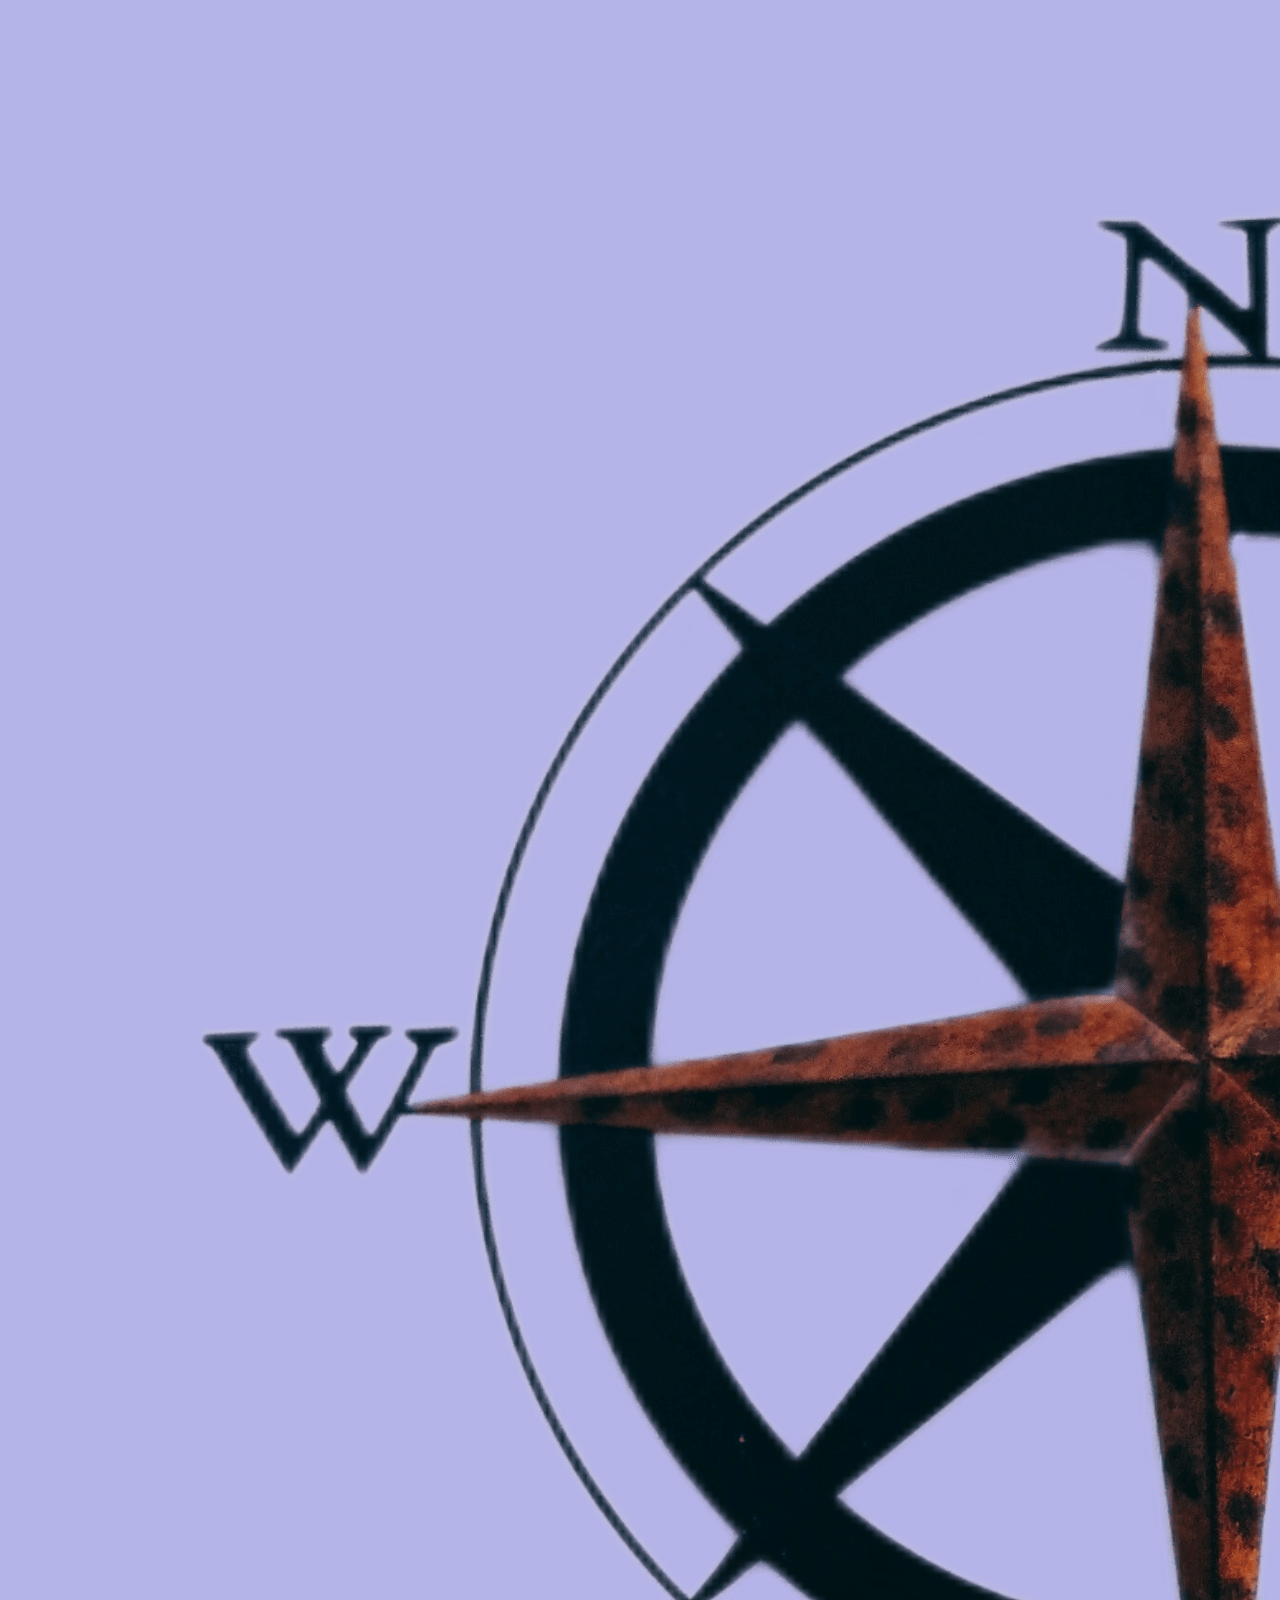
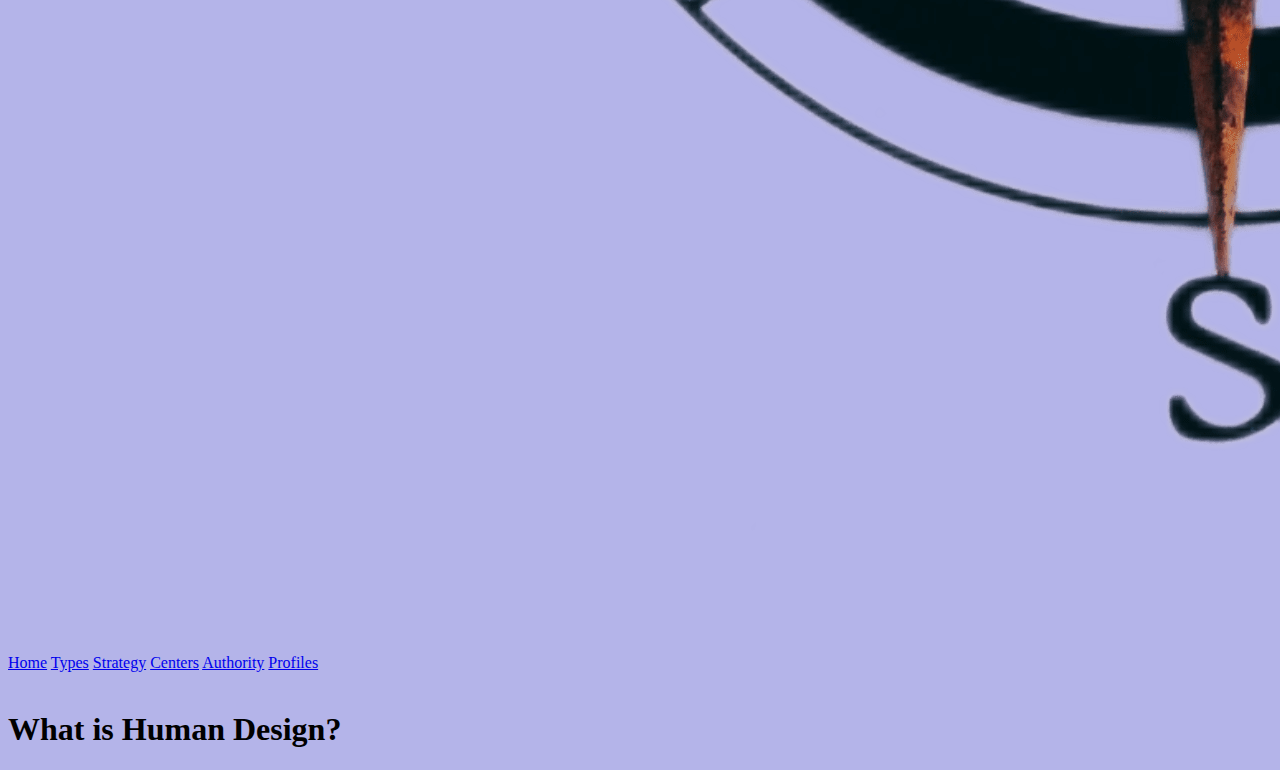
<file: index.html>
<!DOCTYPE html>
<html lang="en">
    <head>
        <meta charset="UTF-8" />
        <meta http-equiv="X-UA-Compatible" content="IE=edge" />
        <meta name="viewport" content="width=device-width, initial-scale=1.0" />
        <title>Shannon's Capstone</title>
        <link
            href="https://cdn.jsdelivr.net/npm/bootstrap@5.3.0-alpha3/dist/css/bootstrap.min.css"
            rel="stylesheet"
            integrity="sha384-KK94CHFLLe+nY2dmCWGMq91rCGa5gtU4mk92HdvYe+M/SXH301p5ILy+dN9+nJOZ"
            crossorigin="anonymous"
        />
        <link
            rel="stylesheet"
            href="https://cdnjs.cloudflare.com/ajax/libs/font-awesome/6.4.0/css/all.min.css"
            integrity="sha512-iecdLmaskl7CVkqkXNQ/ZH/XLlvWZOJyj7Yy7tcenmpD1ypASozpmT/E0iPtmFIB46ZmdtAc9eNBvH0H/ZpiBw=="
            crossorigin="anonymous"
            referrerpolicy="no-referrer"
        />
        <link href="style.css" rel="stylesheet" />
    </head>
    <body>
        <div class="container-fluid">
            <div class="row">
                <div class="col-2">
                    <img
                        class="img-fluid"
                        src="compass-transformed.png"
                        id="compass"
                    />
                </div>
                <!-- end of col-1 -->
                <div
                    class="d-flex col align-items-center justify-content-evenly"
                    id="navbar"
                >
                    <span><a href="index.html">Home</a></span>
                    <span><a href="types.html">Types</a></span>
                    <span><a href="strategy.html">Strategy</a></span>
                    <span><a href="centers.html">Centers</a></span>
                    <span><a href="authority.html">Authority</a></span>
                    <span><a href="profiles.html">Profiles</a></span>
                </div>
                <!-- end of col-9 -->
                <div
                    class="col-2 d-flex align-items-center justify-content-evenly"
                >
                    <i class="fa-brands fa-tiktok"></i
                    ><i class="fa-brands fa-instagram"></i>
                    <!-- <img src="logos-transformed.png" id="logos" /> -->
                </div>
                <!-- end of col-2 -->
            </div>
            <div>
                <h1>What is Human Design?</h1>
            </div>
        </div>
    </body>
</html>
</file>
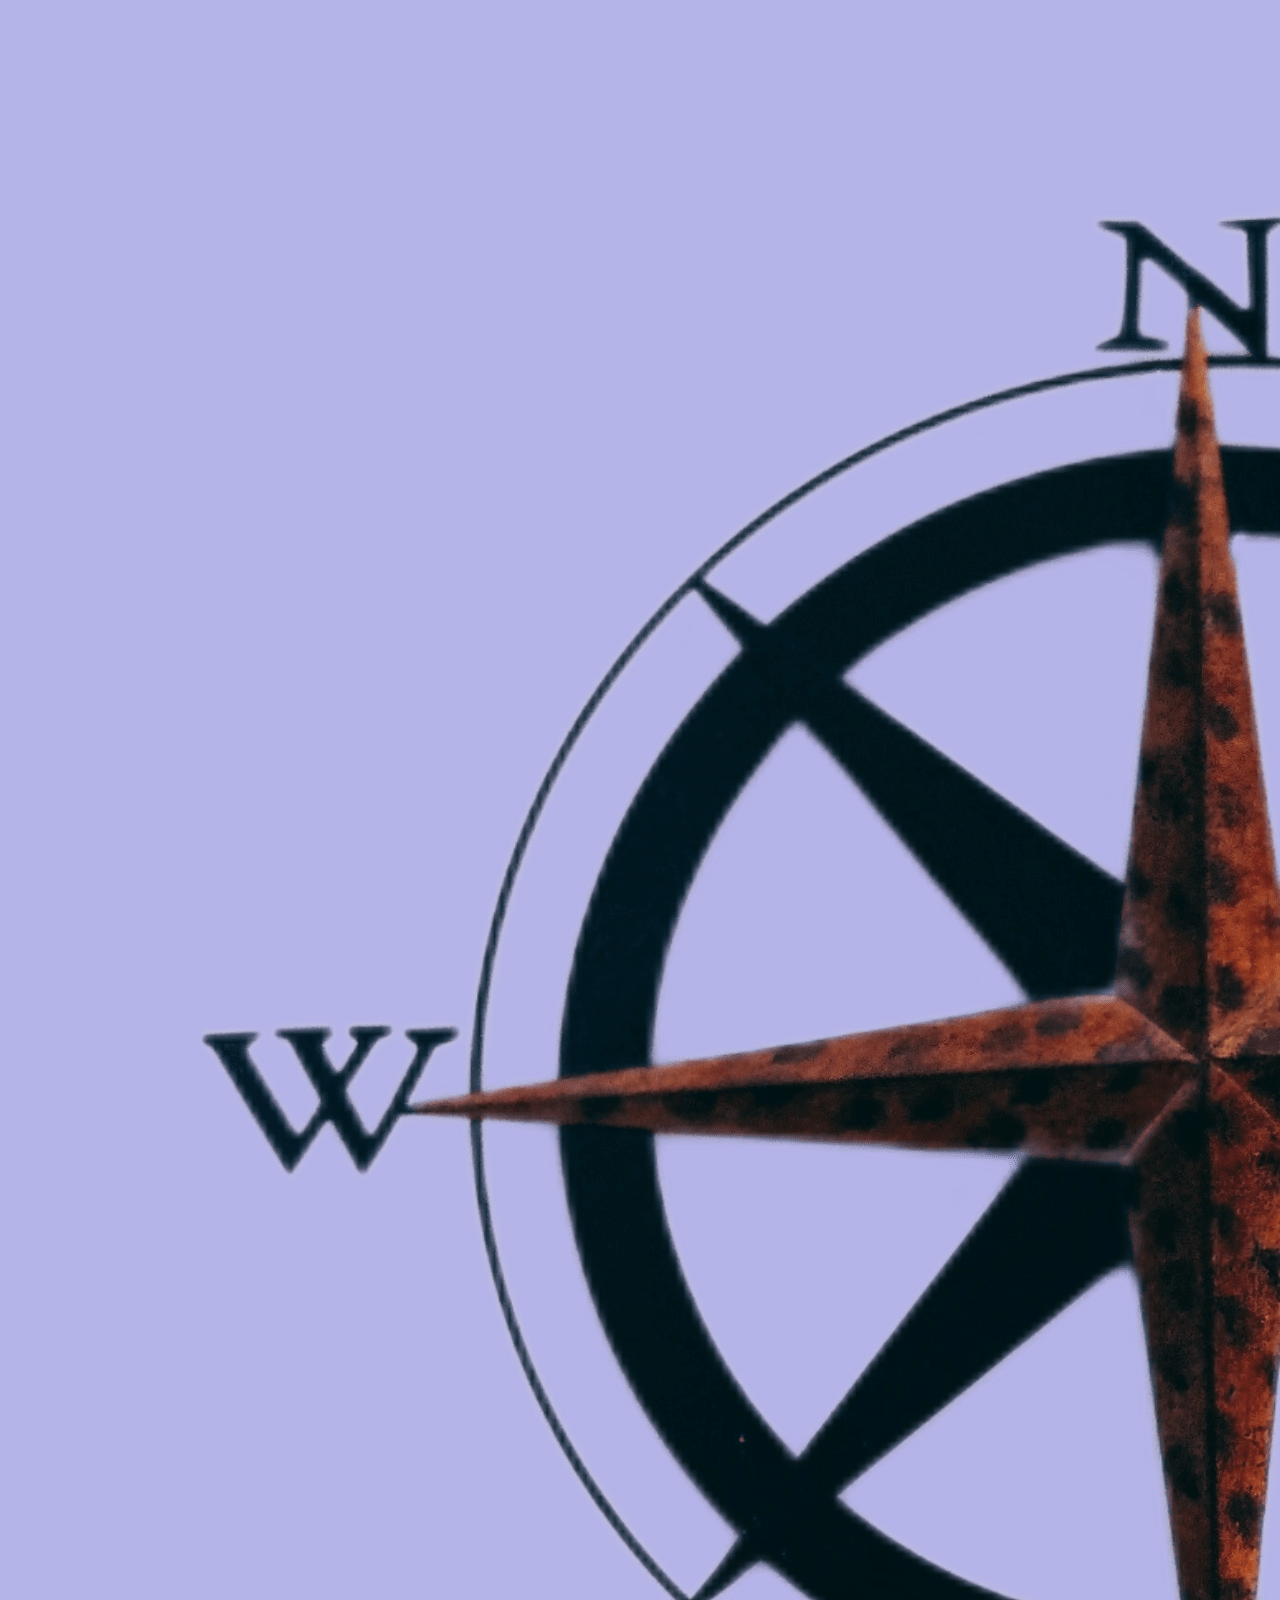
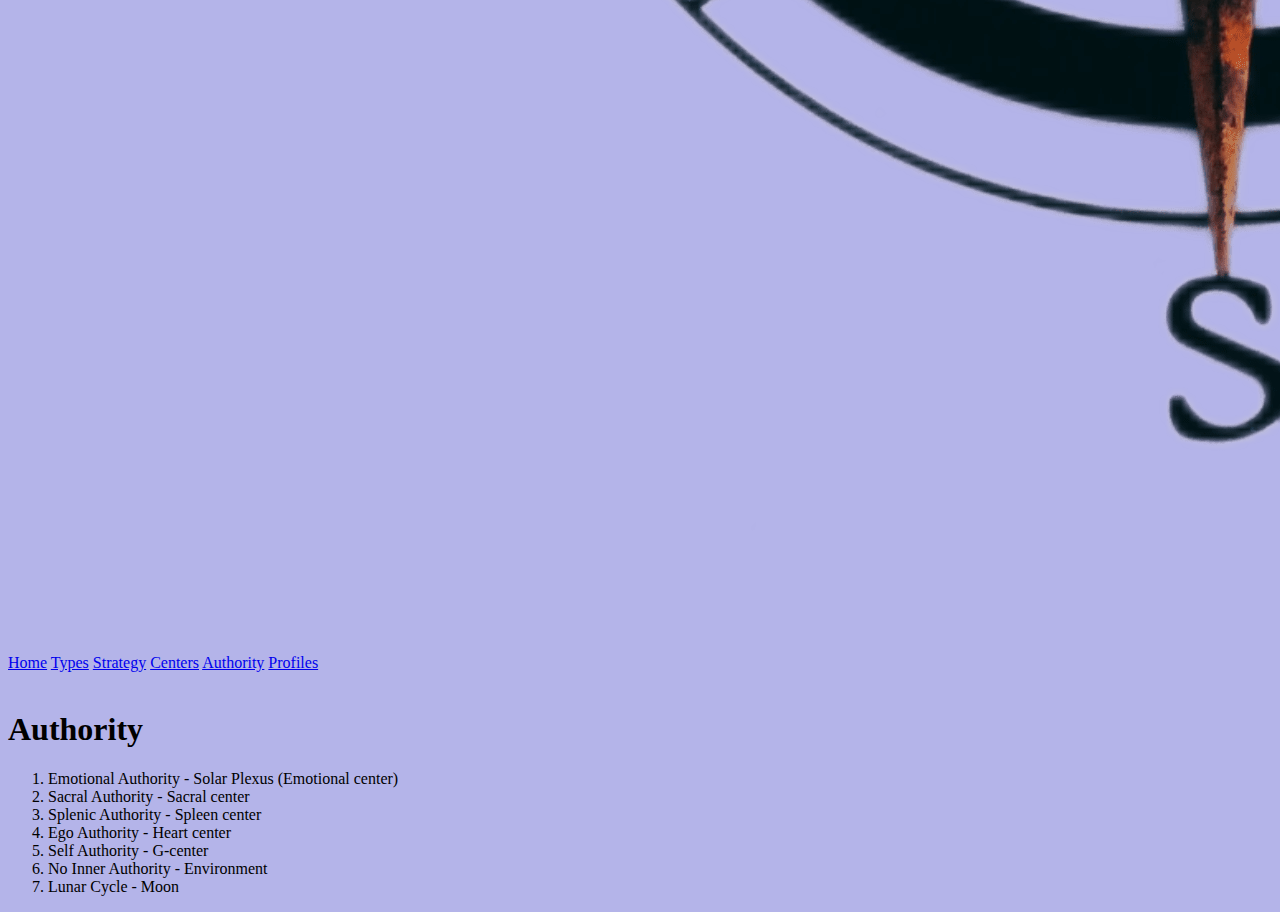
<file: authority.html>
<!DOCTYPE html>
<html lang="en">
    <head>
        <meta charset="UTF-8" />
        <meta http-equiv="X-UA-Compatible" content="IE=edge" />
        <meta name="viewport" content="width=device-width, initial-scale=1.0" />
        <title>Shannon's Capstone</title>
        <link
            href="https://cdn.jsdelivr.net/npm/bootstrap@5.3.0-alpha3/dist/css/bootstrap.min.css"
            rel="stylesheet"
            integrity="sha384-KK94CHFLLe+nY2dmCWGMq91rCGa5gtU4mk92HdvYe+M/SXH301p5ILy+dN9+nJOZ"
            crossorigin="anonymous"
        />
        <link
            rel="stylesheet"
            href="https://cdnjs.cloudflare.com/ajax/libs/font-awesome/6.4.0/css/all.min.css"
            integrity="sha512-iecdLmaskl7CVkqkXNQ/ZH/XLlvWZOJyj7Yy7tcenmpD1ypASozpmT/E0iPtmFIB46ZmdtAc9eNBvH0H/ZpiBw=="
            crossorigin="anonymous"
            referrerpolicy="no-referrer"
        />
        <link href="style.css" rel="stylesheet" />
    </head>
    <body>
        <div class="container-fluid">
            <div class="row">
                <div class="col-2">
                    <img
                        class="img-fluid"
                        src="compass-transformed.png"
                        id="compass"
                    />
                </div>
                <!-- end of col-1 -->
                <div
                    class="d-flex col align-items-center justify-content-evenly"
                    id="navbar"
                >
                    <span><a href="index.html">Home</a></span>
                    <span><a href="types.html">Types</a></span>
                    <span><a href="strategy.html">Strategy</a></span>
                    <span><a href="centers.html">Centers</a></span>
                    <span><a href="authority.html">Authority</a></span>
                    <span><a href="profiles.html">Profiles</a></span>
                </div>
                <!-- end of col-9 -->
                <div
                    class="col-2 d-flex align-items-center justify-content-evenly"
                >
                    <i class="fa-brands fa-tiktok"></i
                    ><i class="fa-brands fa-instagram"></i>
                    <!-- <img src="logos-transformed.png" id="logos" /> -->
                </div>
                <!-- end of col-2 -->
            </div>
            <div>
                <h1>Authority</h1>
                <ol>
                    <li>
                        Emotional Authority - Solar Plexus (Emotional center)
                    </li>
                    <li>Sacral Authority - Sacral center</li>
                    <li>Splenic Authority - Spleen center</li>
                    <li>Ego Authority - Heart center</li>
                    <li>Self Authority - G-center</li>
                    <li>No Inner Authority - Environment</li>
                    <li>Lunar Cycle - Moon</li>
                </ol>
            </div>
        </div>
    </body>
</html>
</file>
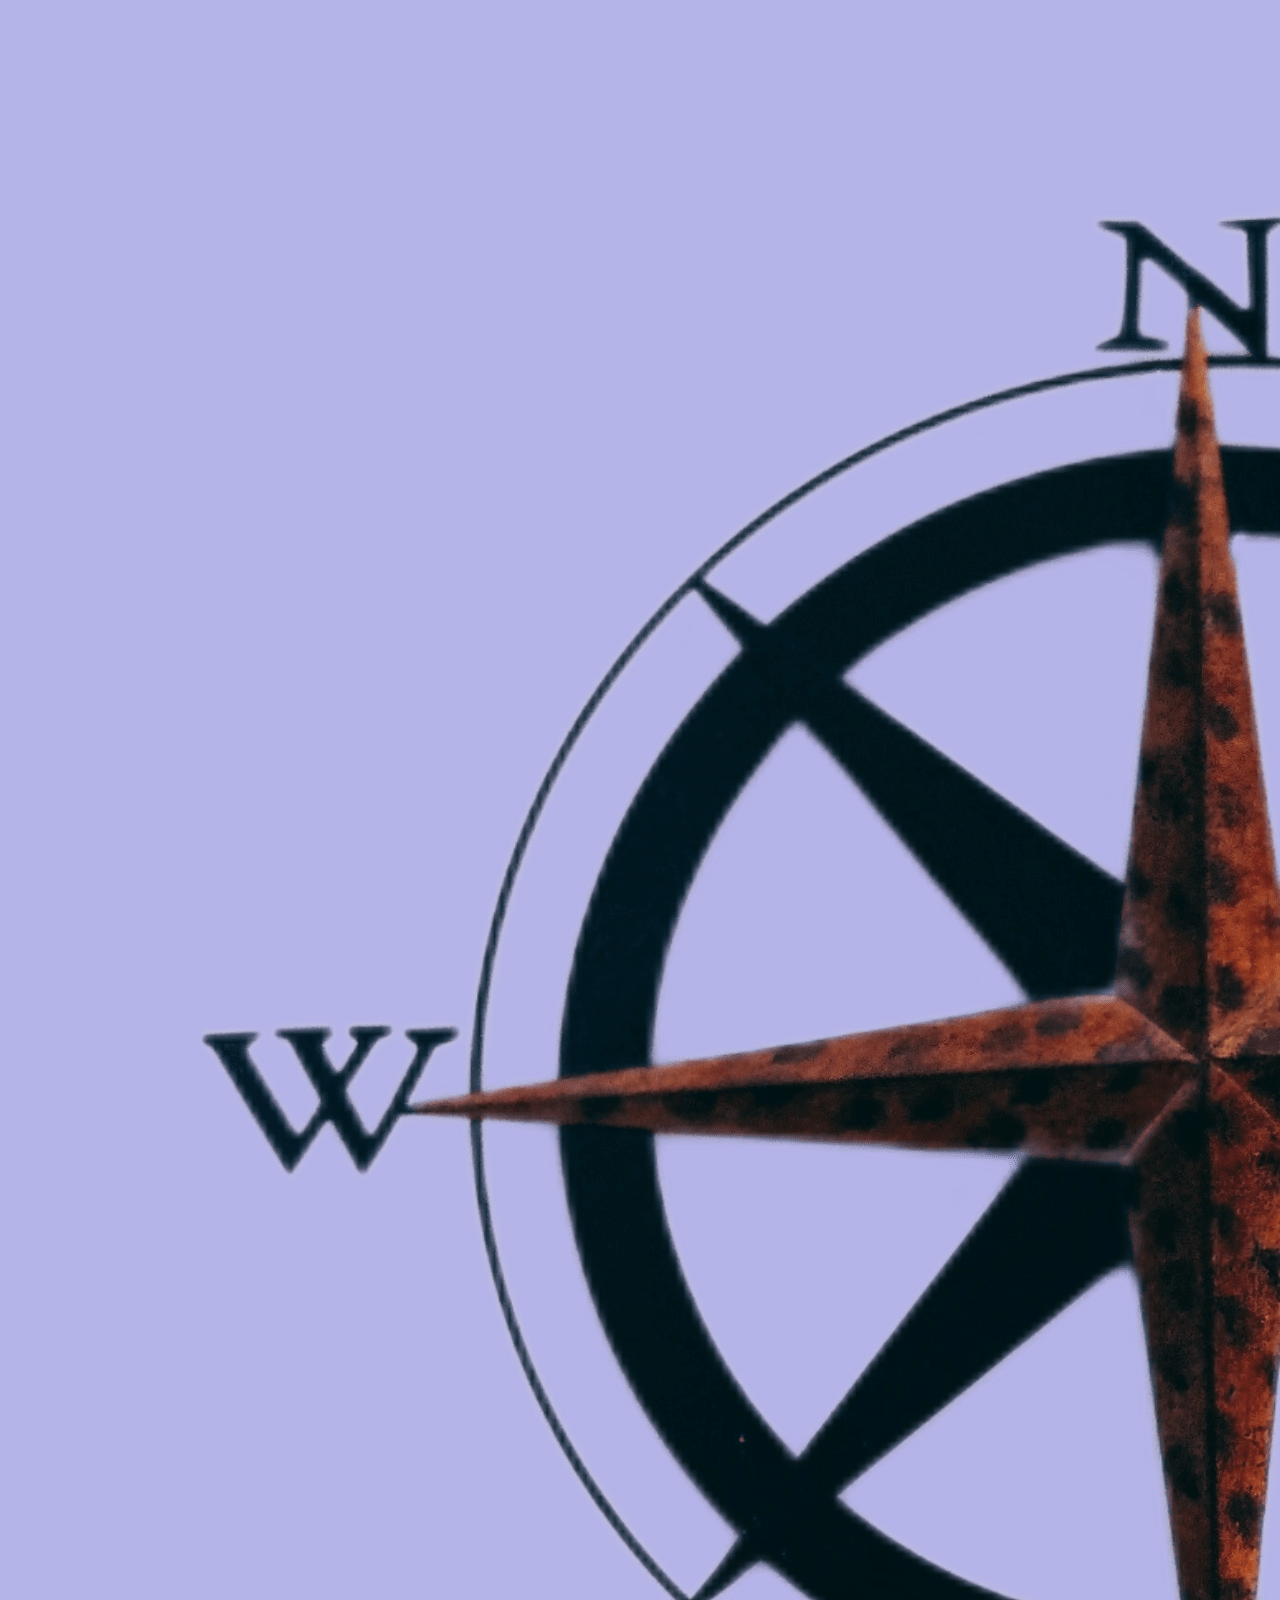
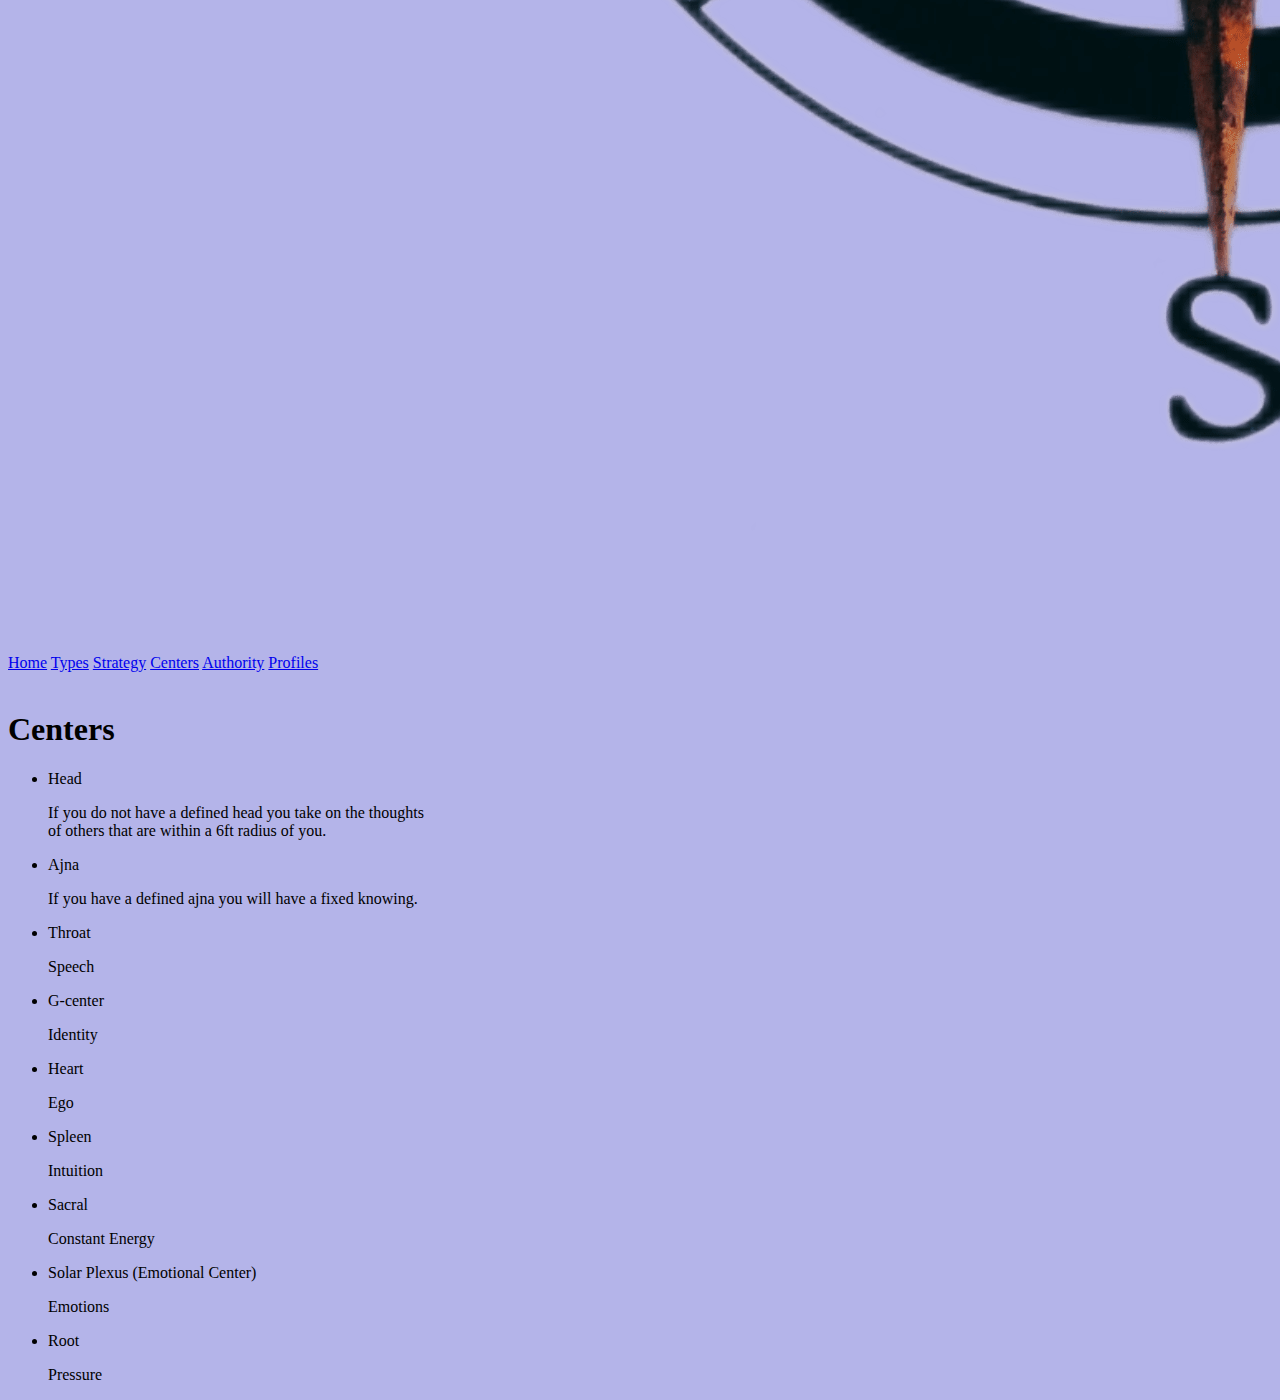
<file: centers.html>
<!DOCTYPE html>
<html lang="en">
    <head>
        <meta charset="UTF-8" />
        <meta http-equiv="X-UA-Compatible" content="IE=edge" />
        <meta name="viewport" content="width=device-width, initial-scale=1.0" />
        <title>Shannon's Capstone</title>
        <link
            href="https://cdn.jsdelivr.net/npm/bootstrap@5.3.0-alpha3/dist/css/bootstrap.min.css"
            rel="stylesheet"
            integrity="sha384-KK94CHFLLe+nY2dmCWGMq91rCGa5gtU4mk92HdvYe+M/SXH301p5ILy+dN9+nJOZ"
            crossorigin="anonymous"
        />
        <link
            rel="stylesheet"
            href="https://cdnjs.cloudflare.com/ajax/libs/font-awesome/6.4.0/css/all.min.css"
            integrity="sha512-iecdLmaskl7CVkqkXNQ/ZH/XLlvWZOJyj7Yy7tcenmpD1ypASozpmT/E0iPtmFIB46ZmdtAc9eNBvH0H/ZpiBw=="
            crossorigin="anonymous"
            referrerpolicy="no-referrer"
        />
        <link href="style.css" rel="stylesheet" />
    </head>
    <body>
        <div class="container-fluid">
            <div class="row">
                <div class="col-2">
                    <img
                        class="img-fluid"
                        src="compass-transformed.png"
                        id="compass"
                    />
                </div>
                <!-- end of col-1 -->
                <div
                    class="d-flex col align-items-center justify-content-evenly"
                    id="navbar"
                >
                    <span><a href="index.html">Home</a></span>
                    <span><a href="types.html">Types</a></span>
                    <span><a href="strategy.html">Strategy</a></span>
                    <span><a href="centers.html">Centers</a></span>
                    <span><a href="authority.html">Authority</a></span>
                    <span><a href="profiles.html">Profiles</a></span>
                </div>
                <!-- end of col-9 -->
                <div
                    class="col-2 d-flex align-items-center justify-content-evenly"
                >
                    <i class="fa-brands fa-tiktok"></i
                    ><i class="fa-brands fa-instagram"></i>
                    <!-- <img src="logos-transformed.png" id="logos" /> -->
                </div>
                <!-- end of col-2 -->
            </div>
            <div>
                <h1>Centers</h1>
                <ul>
                    <li>
                        Head
                        <p>
                            If you do not have a defined head you take on the
                            thoughts<br />
                            of others that are within a 6ft radius of you.
                        </p>
                    </li>
                    <li>Ajna</li>
                    <p>
                        If you have a defined ajna you will have a fixed
                        knowing.
                    </p>
                    <li>Throat</li>
                    <p>Speech</p>
                    <li>G-center</li>
                    <p>Identity</p>
                    <li>Heart</li>
                    <p>Ego</p>
                    <li>Spleen</li>
                    <p>Intuition</p>
                    <li>Sacral</li>
                    <p>Constant Energy</p>
                    <li>Solar Plexus (Emotional Center)</li>
                    <p>Emotions</p>
                    <li>Root</li>
                    <p>Pressure</p>
                </ul>
            </div>
        </div>
    </body>
</html>
</file>
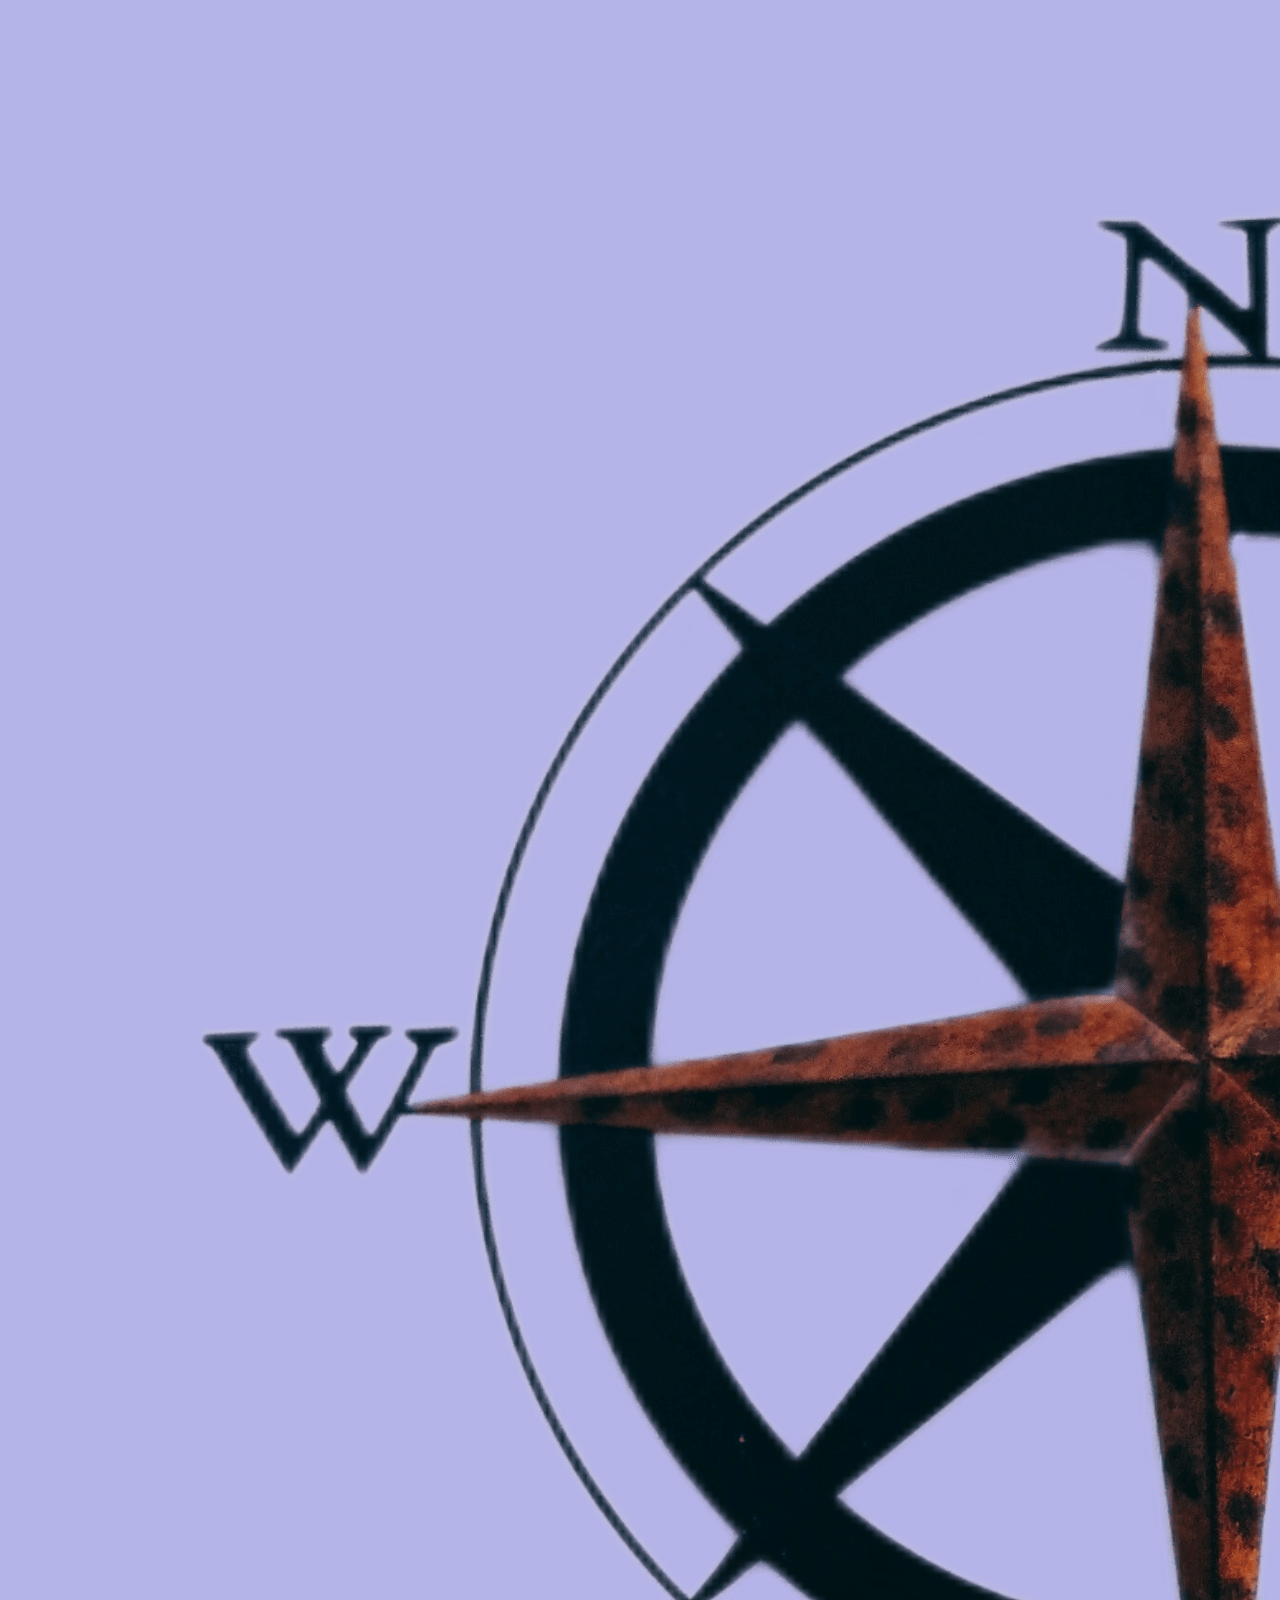
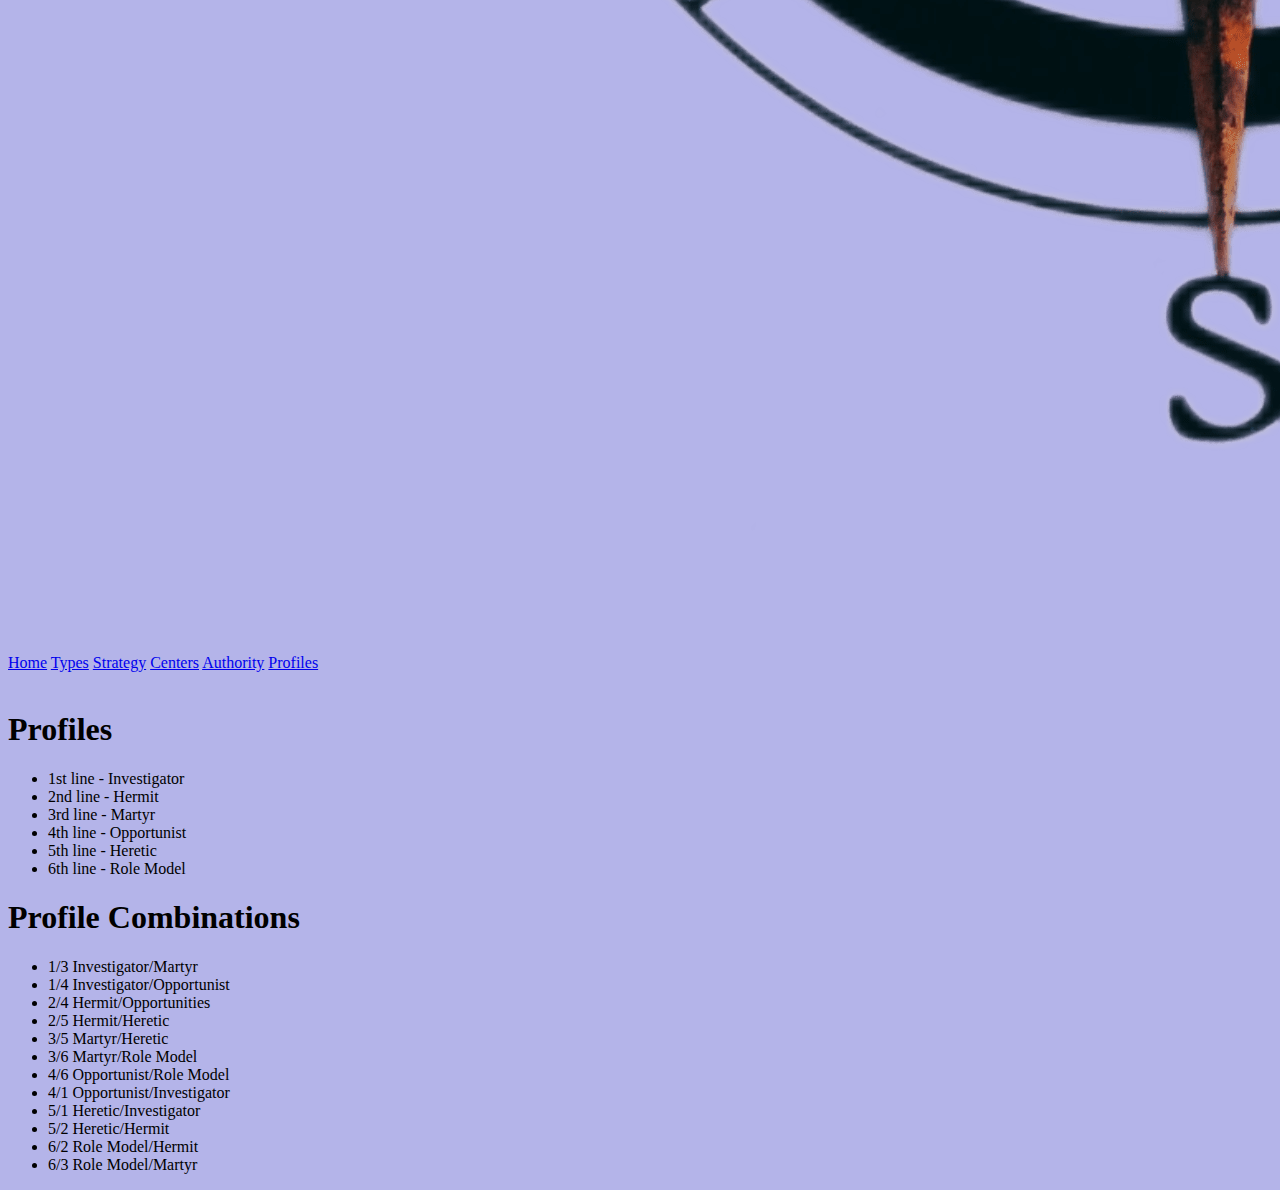
<file: profiles.html>
<!DOCTYPE html>
<html lang="en">
    <head>
        <meta charset="UTF-8" />
        <meta http-equiv="X-UA-Compatible" content="IE=edge" />
        <meta name="viewport" content="width=device-width, initial-scale=1.0" />
        <title>Shannon's Capstone</title>
        <link
            href="https://cdn.jsdelivr.net/npm/bootstrap@5.3.0-alpha3/dist/css/bootstrap.min.css"
            rel="stylesheet"
            integrity="sha384-KK94CHFLLe+nY2dmCWGMq91rCGa5gtU4mk92HdvYe+M/SXH301p5ILy+dN9+nJOZ"
            crossorigin="anonymous"
        />
        <link
            rel="stylesheet"
            href="https://cdnjs.cloudflare.com/ajax/libs/font-awesome/6.4.0/css/all.min.css"
            integrity="sha512-iecdLmaskl7CVkqkXNQ/ZH/XLlvWZOJyj7Yy7tcenmpD1ypASozpmT/E0iPtmFIB46ZmdtAc9eNBvH0H/ZpiBw=="
            crossorigin="anonymous"
            referrerpolicy="no-referrer"
        />
        <link href="style.css" rel="stylesheet" />
    </head>
    <body>
        <div class="container-fluid">
            <div class="row">
                <div class="col-2">
                    <img
                        class="img-fluid"
                        src="compass-transformed.png"
                        id="compass"
                    />
                </div>
                <!-- end of col-1 -->
                <div
                    class="d-flex col align-items-center justify-content-evenly"
                    id="navbar"
                >
                    <span><a href="index.html">Home</a></span>
                    <span><a href="types.html">Types</a></span>
                    <span><a href="strategy.html">Strategy</a></span>
                    <span><a href="centers.html">Centers</a></span>
                    <span><a href="authority.html">Authority</a></span>
                    <span><a href="profiles.html">Profiles</a></span>
                </div>
                <!-- end of col-9 -->
                <div
                    class="col-2 d-flex align-items-center justify-content-evenly"
                >
                    <i class="fa-brands fa-tiktok"></i
                    ><i class="fa-brands fa-instagram"></i>
                    <!-- <img src="logos-transformed.png" id="logos" /> -->
                </div>
                <!-- end of col-2 -->
            </div>
            <div>
                <h1>Profiles</h1>
                <ul>
                    <li>1st line - Investigator</li>
                    <li>2nd line - Hermit</li>
                    <li>3rd line - Martyr</li>
                    <li>4th line - Opportunist</li>
                    <li>5th line - Heretic</li>
                    <li>6th line - Role Model</li>
                </ul>
                <h1>Profile Combinations</h1>
                <ul>
                    <li>1/3 Investigator/Martyr</li>
                    <li>1/4 Investigator/Opportunist</li>
                    <li>2/4 Hermit/Opportunities</li>
                    <li>2/5 Hermit/Heretic</li>
                    <li>3/5 Martyr/Heretic</li>
                    <li>3/6 Martyr/Role Model</li>
                    <li>4/6 Opportunist/Role Model</li>
                    <li>4/1 Opportunist/Investigator</li>
                    <li>5/1 Heretic/Investigator</li>
                    <li>5/2 Heretic/Hermit</li>
                    <li>6/2 Role Model/Hermit</li>
                    <li>6/3 Role Model/Martyr</li>
                </ul>
            </div>
        </div>
    </body>
</html>
</file>
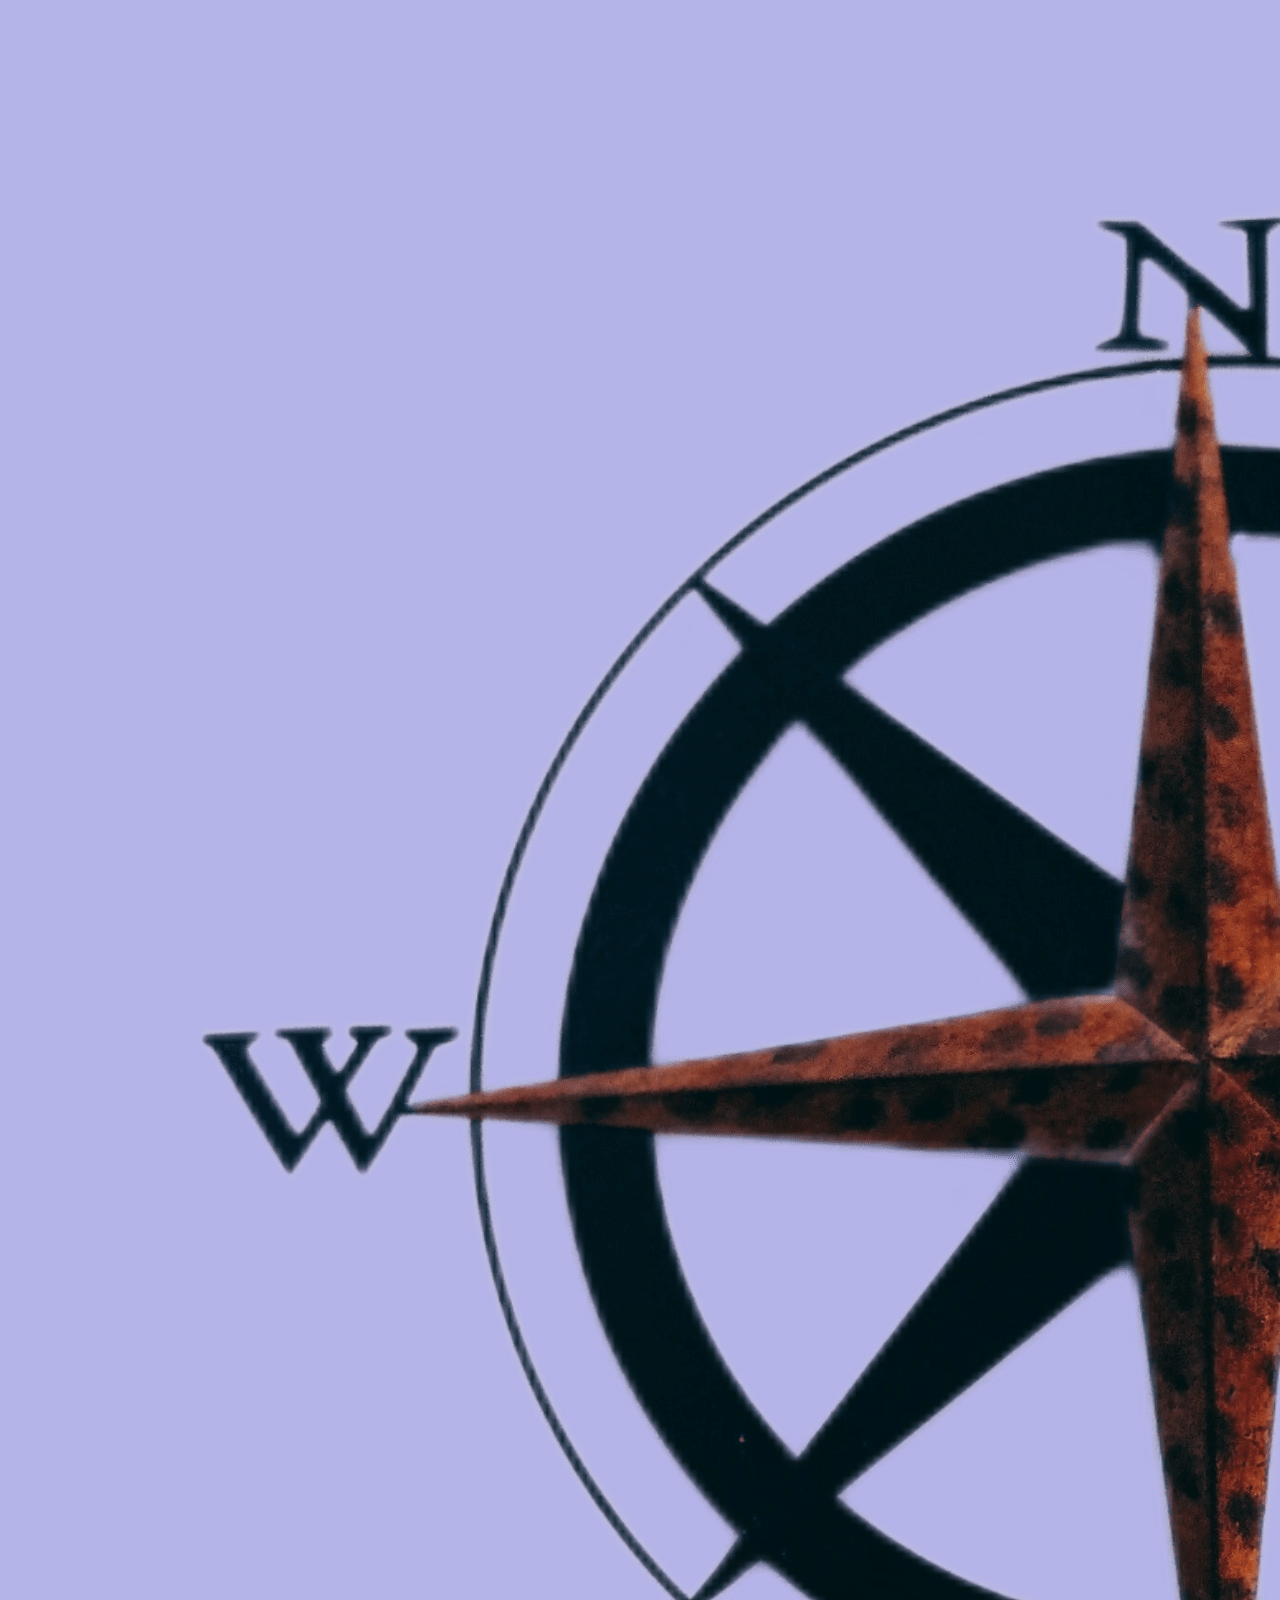
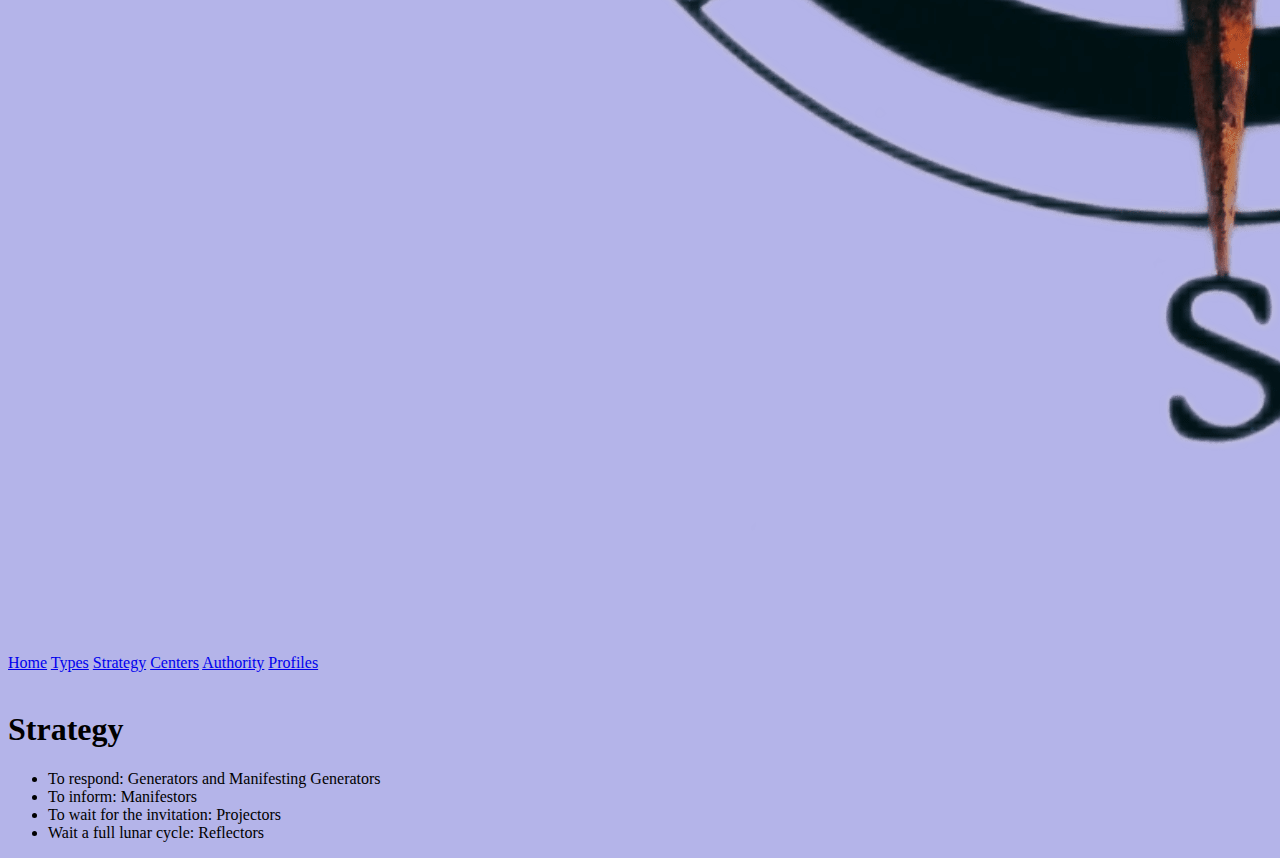
<file: strategy.html>
<!DOCTYPE html>
<html lang="en">
    <head>
        <meta charset="UTF-8" />
        <meta http-equiv="X-UA-Compatible" content="IE=edge" />
        <meta name="viewport" content="width=device-width, initial-scale=1.0" />
        <title>Shannon's Capstone</title>
        <link
            href="https://cdn.jsdelivr.net/npm/bootstrap@5.3.0-alpha3/dist/css/bootstrap.min.css"
            rel="stylesheet"
            integrity="sha384-KK94CHFLLe+nY2dmCWGMq91rCGa5gtU4mk92HdvYe+M/SXH301p5ILy+dN9+nJOZ"
            crossorigin="anonymous"
        />
        <link
            rel="stylesheet"
            href="https://cdnjs.cloudflare.com/ajax/libs/font-awesome/6.4.0/css/all.min.css"
            integrity="sha512-iecdLmaskl7CVkqkXNQ/ZH/XLlvWZOJyj7Yy7tcenmpD1ypASozpmT/E0iPtmFIB46ZmdtAc9eNBvH0H/ZpiBw=="
            crossorigin="anonymous"
            referrerpolicy="no-referrer"
        />
        <link href="style.css" rel="stylesheet" />
    </head>
    <body>
        <div class="container-fluid">
            <div class="row">
                <div class="col-2">
                    <img
                        class="img-fluid"
                        src="compass-transformed.png"
                        id="compass"
                    />
                </div>
                <!-- end of col-1 -->
                <div
                    class="d-flex col align-items-center justify-content-evenly"
                    id="navbar"
                >
                    <span><a href="index.html">Home</a></span>
                    <span><a href="types.html">Types</a></span>
                    <span><a href="strategy.html">Strategy</a></span>
                    <span><a href="centers.html">Centers</a></span>
                    <span><a href="authority.html">Authority</a></span>
                    <span><a href="profiles.html">Profiles</a></span>
                </div>
                <!-- end of col-9 -->
                <div
                    class="col-2 d-flex align-items-center justify-content-evenly"
                >
                    <i class="fa-brands fa-tiktok"></i
                    ><i class="fa-brands fa-instagram"></i>
                    <!-- <img src="logos-transformed.png" id="logos" /> -->
                </div>
                <!-- end of col-2 -->
            </div>
            <div>
                <h1>Strategy</h1>
                <ul>
                    <li>To respond: Generators and Manifesting Generators</li>
                    <li>To inform: Manifestors</li>
                    <li>To wait for the invitation: Projectors</li>
                    <li>Wait a full lunar cycle: Reflectors</li>
                </ul>
            </div>
        </div>
    </body>
</html>
</file>
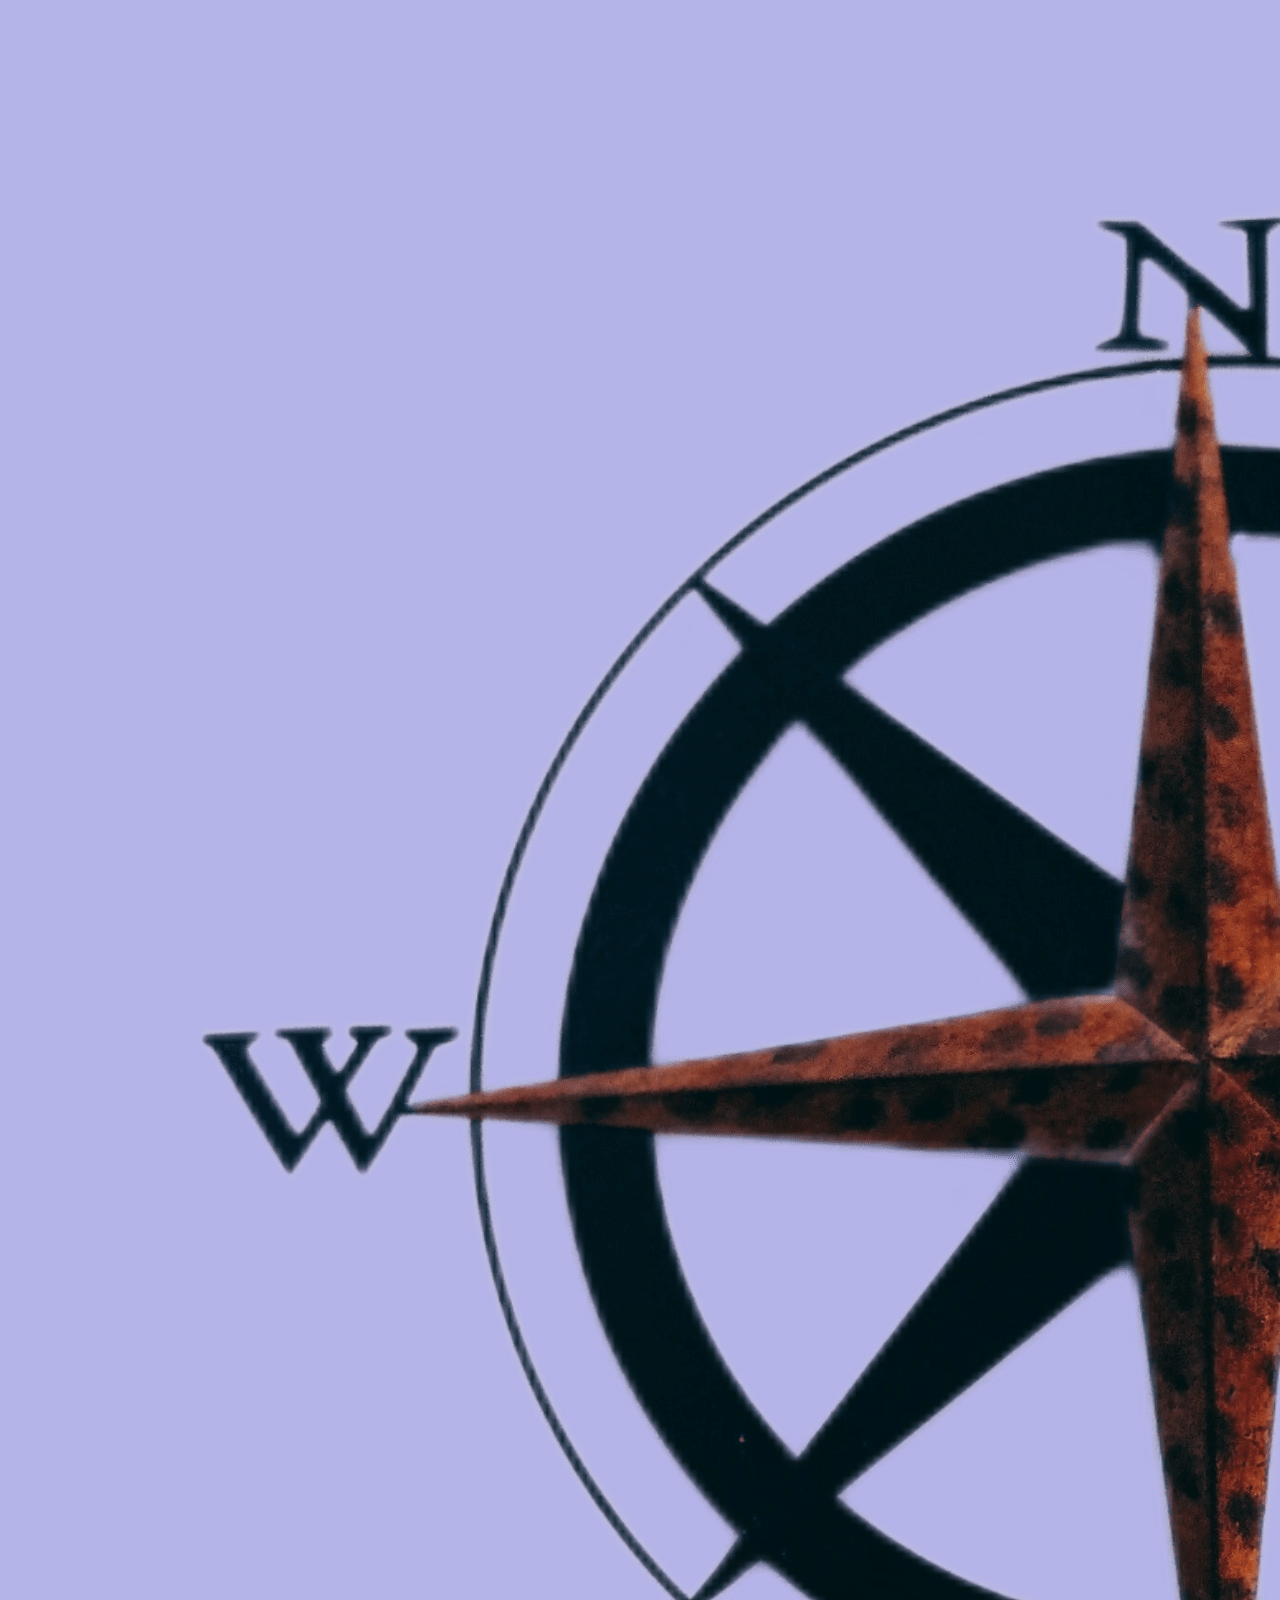
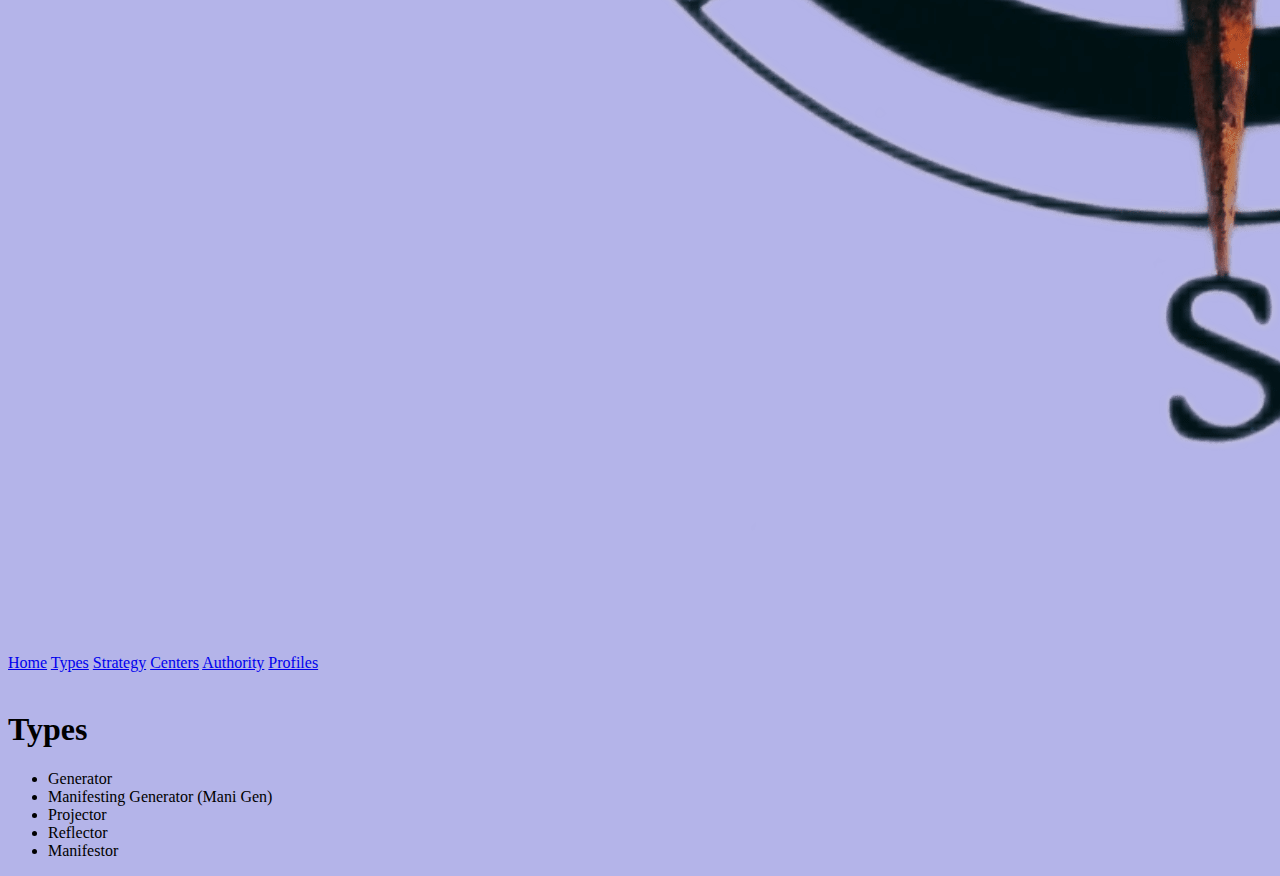
<file: types.html>
<!DOCTYPE html>
<html lang="en">
    <head>
        <meta charset="UTF-8" />
        <meta http-equiv="X-UA-Compatible" content="IE=edge" />
        <meta name="viewport" content="width=device-width, initial-scale=1.0" />
        <title>Shannon's Capstone</title>
        <link
            href="https://cdn.jsdelivr.net/npm/bootstrap@5.3.0-alpha3/dist/css/bootstrap.min.css"
            rel="stylesheet"
            integrity="sha384-KK94CHFLLe+nY2dmCWGMq91rCGa5gtU4mk92HdvYe+M/SXH301p5ILy+dN9+nJOZ"
            crossorigin="anonymous"
        />
        <link
            rel="stylesheet"
            href="https://cdnjs.cloudflare.com/ajax/libs/font-awesome/6.4.0/css/all.min.css"
            integrity="sha512-iecdLmaskl7CVkqkXNQ/ZH/XLlvWZOJyj7Yy7tcenmpD1ypASozpmT/E0iPtmFIB46ZmdtAc9eNBvH0H/ZpiBw=="
            crossorigin="anonymous"
            referrerpolicy="no-referrer"
        />
        <link href="style.css" rel="stylesheet" />
    </head>
    <body>
        <div class="container-fluid">
            <div class="row">
                <div class="col-2">
                    <img
                        class="img-fluid"
                        src="compass-transformed.png"
                        id="compass"
                    />
                </div>
                <!-- end of col-1 -->
                <div
                    class="d-flex col align-items-center justify-content-evenly"
                    id="navbar"
                >
                    <span><a href="index.html">Home</a></span>
                    <span><a href="types.html">Types</a></span>
                    <span><a href="strategy.html">Strategy</a></span>
                    <span><a href="centers.html">Centers</a></span>
                    <span><a href="authority.html">Authority</a></span>
                    <span><a href="profiles.html">Profiles</a></span>
                </div>
                <!-- end of col-9 -->
                <div
                    class="col-2 d-flex align-items-center justify-content-evenly"
                >
                    <i class="fa-brands fa-tiktok"></i
                    ><i class="fa-brands fa-instagram"></i>
                    <!-- <img src="logos-transformed.png" id="logos" /> -->
                </div>
                <!-- end of col-2 -->
            </div>
            <div>
                <h1>Types</h1>
                <ul>
                    <li>Generator</li>
                    <li>Manifesting Generator (Mani Gen)</li>
                    <li>Projector</li>
                    <li>Reflector</li>
                    <li>Manifestor</li>
                </ul>
            </div>
        </div>
    </body>
</html>
</file>
<file: style.css>
body {
    background-color: rgb(180, 180, 233);
    color: rgb(0, 0, 0);
}

#compass {
    /* height: 150px; */
    /* width: 150px; */
}

.fa-brands {
    padding-left: 5px;
    padding-right: 5px;
}
</file>
